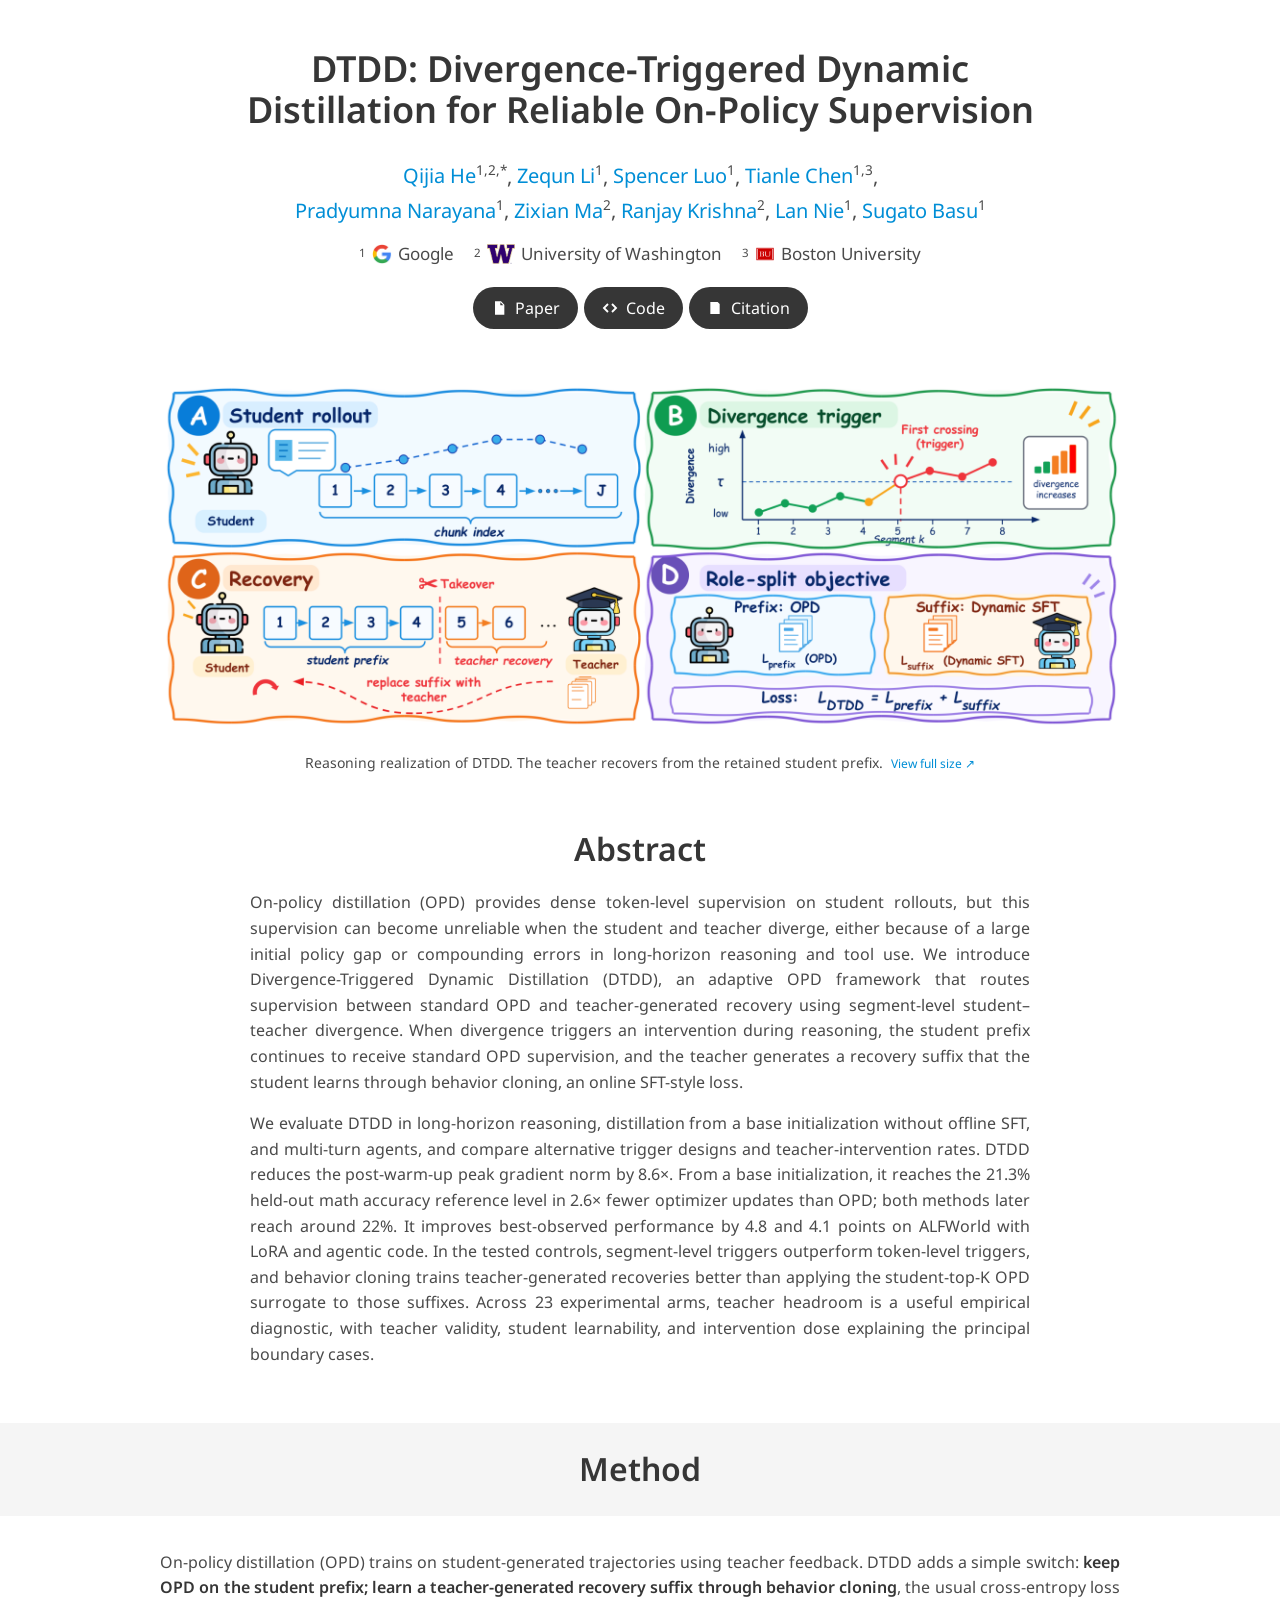
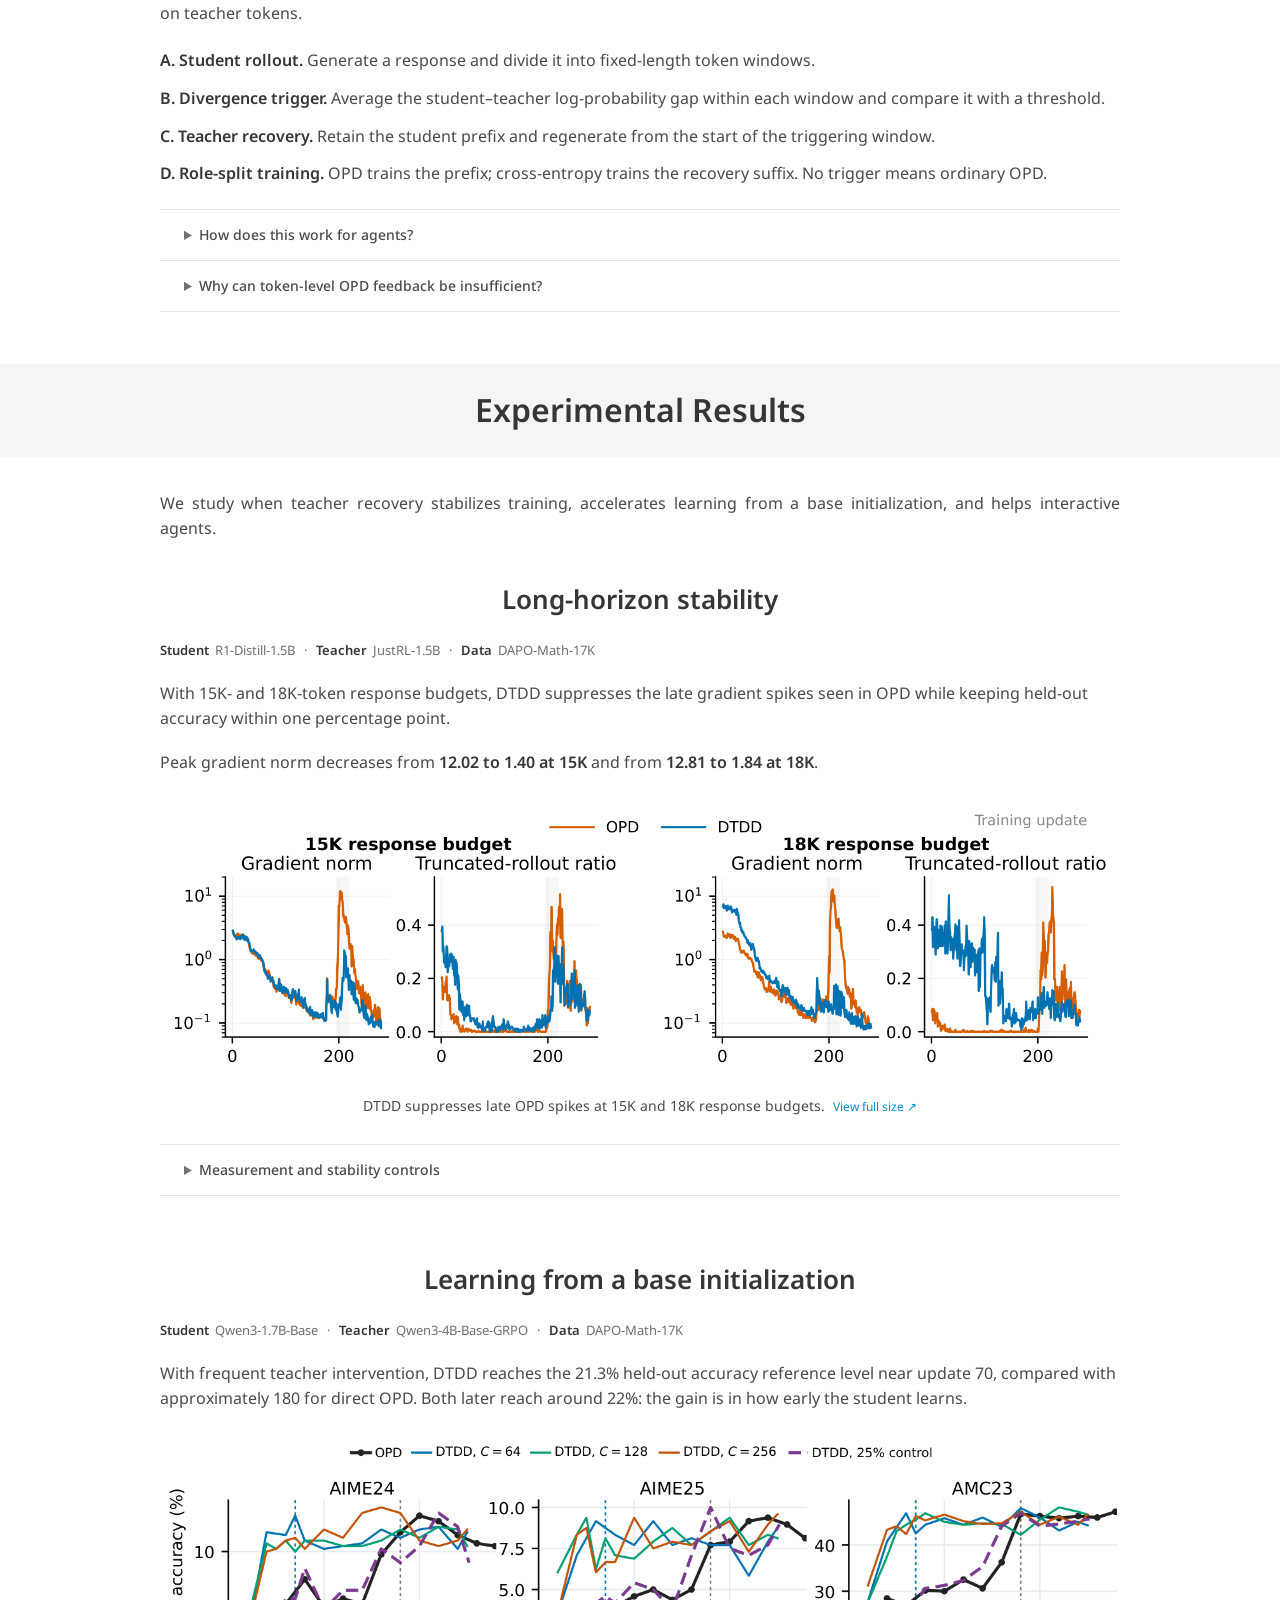
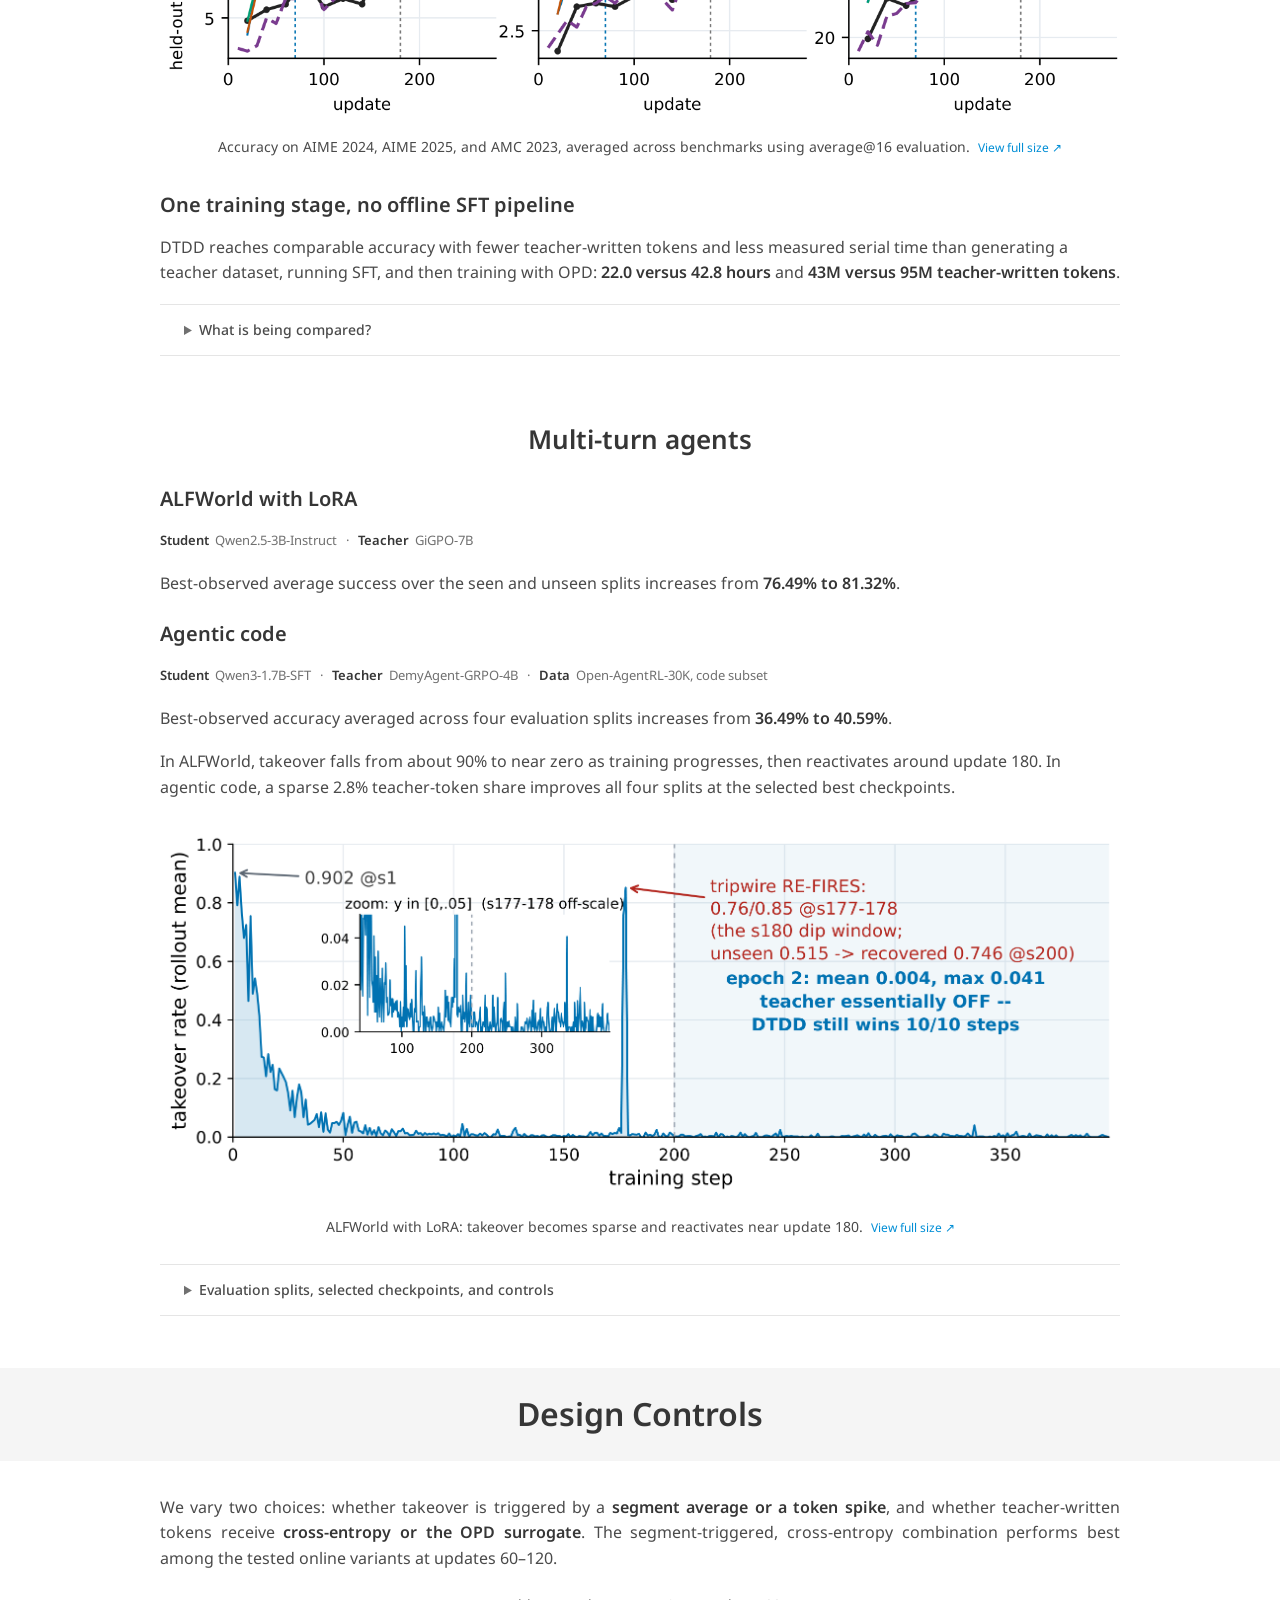
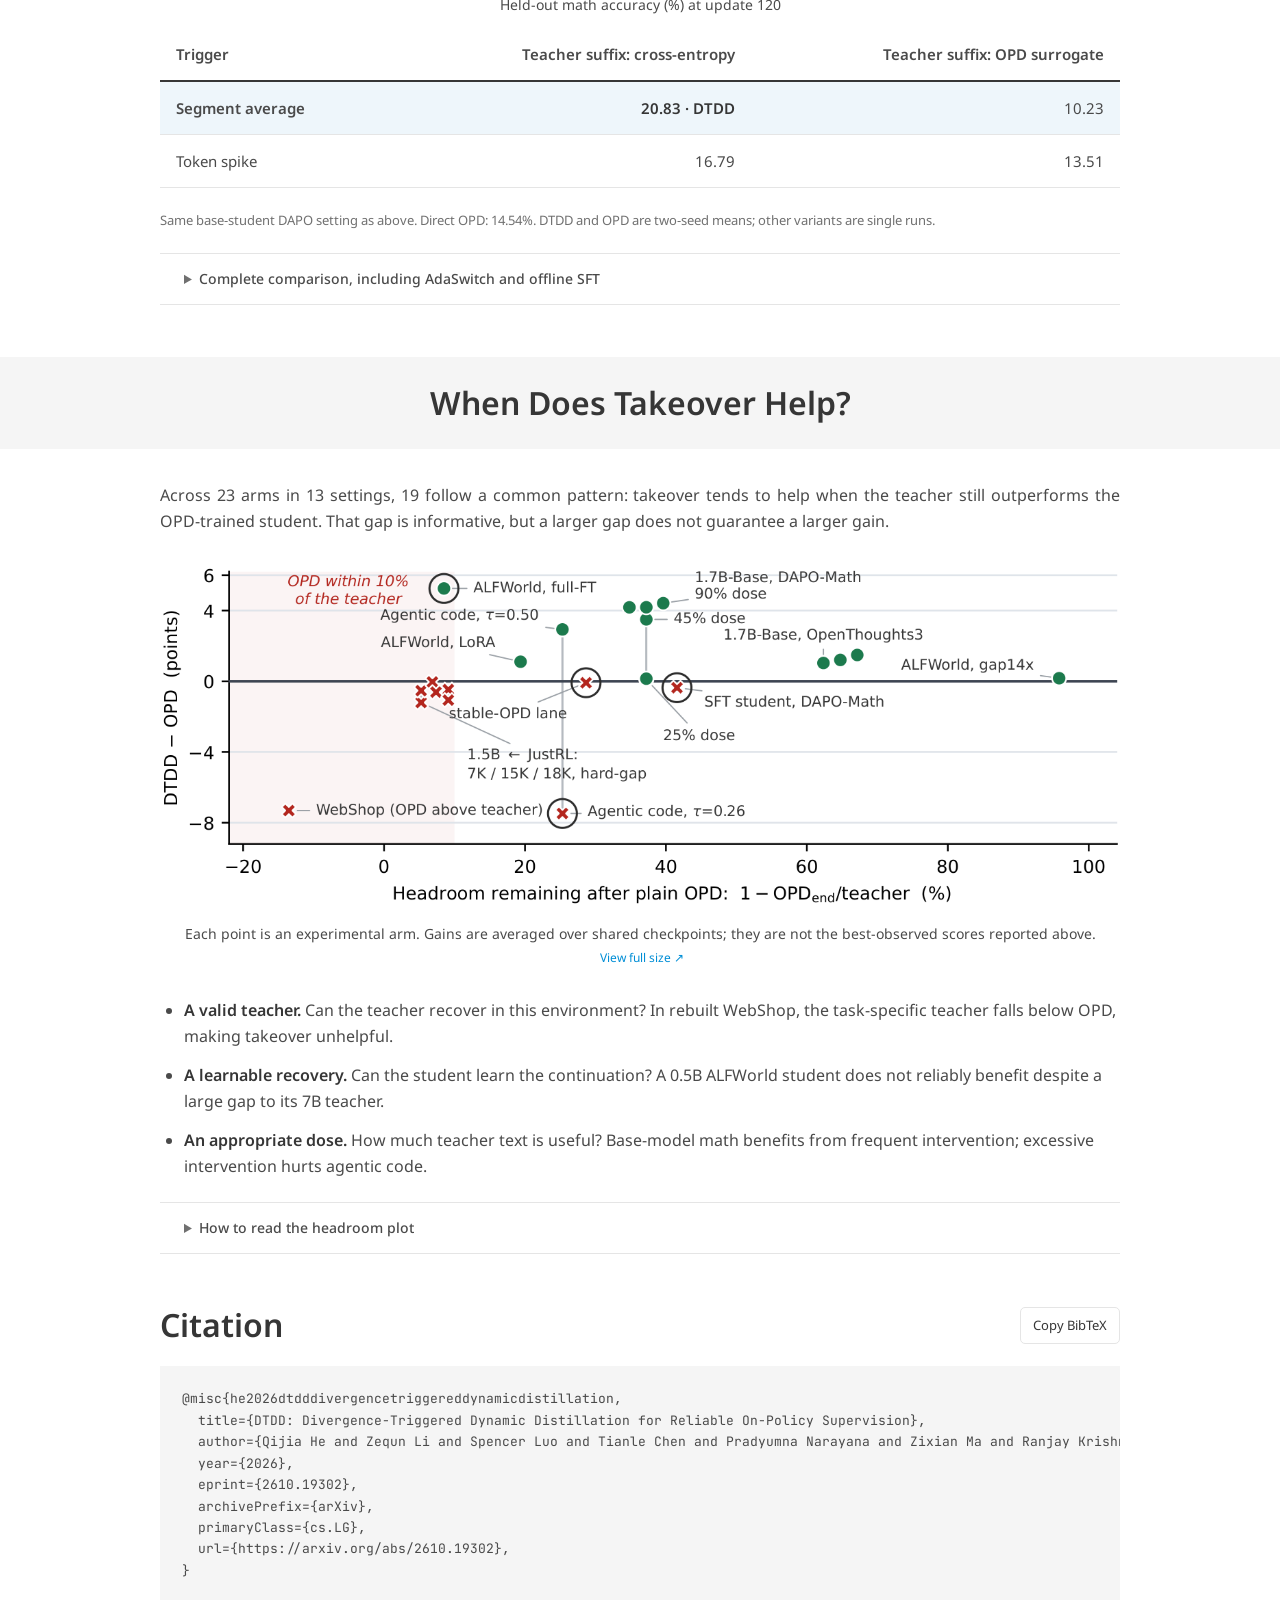
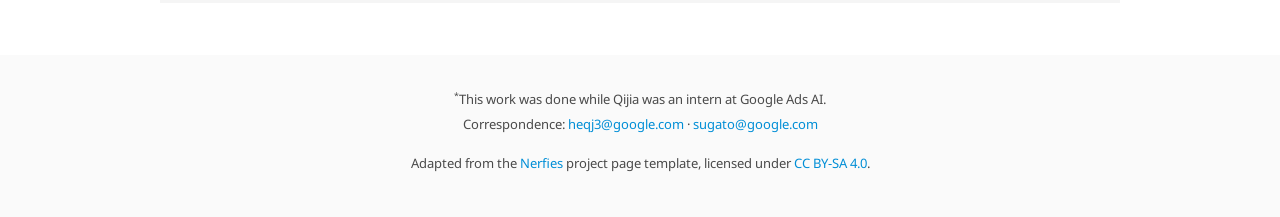
<file: index.html>
<!doctype html>
<html lang="en">
<head>
  <meta charset="utf-8">
  <meta name="viewport" content="width=device-width,initial-scale=1">
  <meta name="color-scheme" content="light">
  <title>DTDD: Divergence-Triggered Dynamic Distillation for Reliable On-Policy Supervision</title>
  <meta name="description" content="DTDD uses segment-level student–teacher divergence to route supervision: OPD on the student prefix, behavior cloning on the teacher recovery suffix.">
  <link rel="canonical" href="https://dtdd-proj.github.io/">
  <meta property="og:type" content="website">
  <meta property="og:url" content="https://dtdd-proj.github.io/">
  <meta property="og:title" content="DTDD: Divergence-Triggered Dynamic Distillation for Reliable On-Policy Supervision">
  <meta property="og:description" content="DTDD uses segment-level student–teacher divergence to route supervision: OPD on the student prefix, behavior cloning on the teacher recovery suffix.">
  <meta property="og:image" content="https://dtdd-proj.github.io/static/images/fig_dtdd_pipeline.png">
  <meta property="og:image:width" content="2000">
  <meta property="og:image:height" content="730">
  <meta property="og:image:alt" content="DTDD: student rollout, divergence trigger, teacher recovery, and role-split training.">
  <meta name="twitter:card" content="summary_large_image">
  <meta name="twitter:title" content="DTDD: Divergence-Triggered Dynamic Distillation for Reliable On-Policy Supervision">
  <meta name="twitter:description" content="DTDD uses segment-level student–teacher divergence to route supervision: OPD on the student prefix, behavior cloning on the teacher recovery suffix.">
  <meta name="twitter:image" content="https://dtdd-proj.github.io/static/images/fig_dtdd_pipeline.png">
  <link rel="icon" href="static/favicon.svg" type="image/svg+xml">
  <link rel="preconnect" href="https://fonts.googleapis.com">
  <link rel="preconnect" href="https://fonts.gstatic.com" crossorigin>
  <link rel="stylesheet" href="https://fonts.googleapis.com/css2?family=Google+Sans:wght@400;500;600;700&family=Noto+Sans:wght@400;500;600;700&family=JetBrains+Mono:wght@400&display=swap">
  <link rel="stylesheet" href="static/site.css">
  <script src="static/site.js" defer></script>
</head>
<body>
<a class="skip-link" href="#method">Skip to the method</a>
<main id="top">
  <header class="hero">
    <h1>DTDD: Divergence-Triggered Dynamic Distillation for Reliable On-Policy Supervision</h1>
    <div class="authors">
      <span><a href="https://qijia-he.github.io/">Qijia He</a><sup>1,2,*</sup></span>,
      <span><a href="https://www.linkedin.com/in/zequn-li-2017/">Zequn Li</a><sup>1</sup></span>,
      <span><span class="author-name">Spencer Luo</span><sup>1</sup></span>,
      <span><a href="https://cs-people.bu.edu/tianle/">Tianle Chen</a><sup>1,3</sup></span>,
      <span><a href="https://scholar.google.com/citations?user=BV2dbjEAAAAJ&amp;hl=en">Pradyumna Narayana</a><sup>1</sup></span>,
      <span><a href="https://zixianma.github.io/">Zixian Ma</a><sup>2</sup></span>,
      <span><a href="https://ranjaykrishna.com/index.html">Ranjay Krishna</a><sup>2</sup></span>,
      <span><a href="https://www.linkedin.com/in/lanie/">Lan Nie</a><sup>1</sup></span>,
      <span><a href="https://sites.google.com/site/sugatobasu/">Sugato Basu</a><sup>1</sup></span>
    </div>
    <div class="affiliations">
      <span><sup>1</sup><img src="static/images/google_g.png" width="330" height="330" alt="">Google</span>
      <span><sup>2</sup><img src="static/images/uw.png" width="330" height="228" alt="">University of Washington</span>
      <span><sup>3</sup><img src="static/images/bu_monogram.png" width="57" height="57" alt="">Boston University</span>
    </div>
    <div class="resources"><a class="button" href="https://arxiv.org/abs/2610.19302"><svg viewBox="0 0 24 24" aria-hidden="true"><path d="M6 2h9l5 5v15H6zM14 3.5V8h4.5"/></svg>Paper</a><a class="button" href="https://github.com/Qijia-He/dtdd"><svg viewBox="0 0 24 24" aria-hidden="true"><path d="M8 5 1 12l7 7 2-2-5-5 5-5zm8 0-2 2 5 5-5 5 2 2 7-7z"/></svg>Code</a><a class="button" href="#bibtex"><svg viewBox="0 0 24 24" aria-hidden="true"><path d="M5 3h11l3 3v15H5zM8 9h8v1.5H8zm0 3h8v1.5H8zm0 3h5v1.5H8z"/></svg>Citation</a></div>
  </header>

  <div class="teaser">
    <figure>
      <div class="figure-scroll" tabindex="0" role="region" aria-label="Reasoning pipeline: a student rollout is split into segments; the first high-divergence segment marks where the teacher regenerates the suffix; the prefix receives OPD and the suffix behavior cloning.">
        <a class="figure-link" href="static/images/fig_dtdd_pipeline.png" data-lightbox aria-label="Enlarge figure: Reasoning pipeline: a student rollout is split into segments; the first high-divergence segment marks where the teacher regenerates the suffix; the prefix receives OPD and the suffix behavior cloning.">
          <img src="static/images/fig_dtdd_pipeline.png" width="2000" height="730" loading="eager" decoding="async" fetchpriority="high" alt="Reasoning pipeline: a student rollout is split into segments; the first high-divergence segment marks where the teacher regenerates the suffix; the prefix receives OPD and the suffix behavior cloning.">
        </a>
      </div>
      <figcaption>Reasoning realization of DTDD. The teacher recovers from the retained student prefix. <a href="static/images/fig_dtdd_pipeline.png" data-lightbox data-alt="Reasoning pipeline: a student rollout is split into segments; the first high-divergence segment marks where the teacher regenerates the suffix; the prefix receives OPD and the suffix behavior cloning." class="enlarge">View full size ↗</a><span class="swipe-hint">Swipe to explore the plot on mobile.</span></figcaption>
    </figure>
  </div>

  <section id="abstract" class="abstract">
    <h2>Abstract</h2>
    <div class="prose">
      <p>On-policy distillation (OPD) provides dense token-level supervision on student rollouts, but this supervision can become unreliable when the student and teacher diverge, either because of a large initial policy gap or compounding errors in long-horizon reasoning and tool use. We introduce Divergence-Triggered Dynamic Distillation (DTDD), an adaptive OPD framework that routes supervision between standard OPD and teacher-generated recovery using segment-level student–teacher divergence. When divergence triggers an intervention during reasoning, the student prefix continues to receive standard OPD supervision, and the teacher generates a recovery suffix that the student learns through behavior cloning, an online SFT-style loss.</p>
      <p>We evaluate DTDD in long-horizon reasoning, distillation from a base initialization without offline SFT, and multi-turn agents, and compare alternative trigger designs and teacher-intervention rates. DTDD reduces the post-warm-up peak gradient norm by 8.6×. From a base initialization, it reaches the 21.3% held-out math accuracy reference level in 2.6× fewer optimizer updates than OPD; both methods later reach around 22%. It improves best-observed performance by 4.8 and 4.1 points on ALFWorld with LoRA and agentic code. In the tested controls, segment-level triggers outperform token-level triggers, and behavior cloning trains teacher-generated recoveries better than applying the student-top-K OPD surrogate to those suffixes. Across 23 experimental arms, teacher headroom is a useful empirical diagnostic, with teacher validity, student learnability, and intervention dose explaining the principal boundary cases.</p>
    </div>
  </section>

  <section id="method">
    <div class="section-heading"><h2>Method</h2></div>
    <p class="section-intro">On-policy distillation (OPD) trains on student-generated trajectories using teacher feedback. DTDD adds a simple switch: <strong>keep OPD on the student prefix; learn a teacher-generated recovery suffix through behavior cloning</strong>, the usual cross-entropy loss on teacher tokens.</p>
    <ol class="steps">
      <li><strong>A. Student rollout.</strong> Generate a response and divide it into fixed-length token windows.</li>
      <li><strong>B. Divergence trigger.</strong> Average the student–teacher log-probability gap within each window and compare it with a threshold.</li>
      <li><strong>C. Teacher recovery.</strong> Retain the student prefix and regenerate from the start of the triggering window.</li>
      <li><strong>D. Role-split training.</strong> OPD trains the prefix; cross-entropy trains the recovery suffix. No trigger means ordinary OPD.</li>
    </ol>
    <details>
      <summary>How does this work for agents?</summary>
      <div class="detail-content prose"><p>A segment becomes a model-generated action. In agentic code, the teacher replaces the triggering action and completes the rest of the episode. In ALFWorld and WebShop, the teacher replaces only that action, and the student resumes at the next turn.</p><p>Agentic code uses behavior cloning on teacher-written tokens. ALFWorld and WebShop retain their existing sampled-token OPD surrogate on replacement actions, giving imitation weighted by the student–teacher log-probability gap.</p></div>
    </details>
    <details class="motivation">
      <summary>Why can token-level OPD feedback be insufficient?</summary>
      <div class="detail-content prose"><p>A base student may need coherent demonstrations to acquire a compatible reasoning pattern. Long reasoning can become unstable, and an incorrect tool call can change all later observations. Local teacher feedback on the resulting trajectory may no longer be enough to show the student how to recover.</p><figure>
      <div class="figure-scroll" tabindex="0" role="region" aria-label="Illustrations of slow learning from a base student, late instability under long response budgets, and error propagation after a wrong tool call.">
        <a class="figure-link" href="static/images/fig_opd_failure_cases.png" data-lightbox aria-label="Enlarge figure: Illustrations of slow learning from a base student, late instability under long response budgets, and error propagation after a wrong tool call.">
          <img src="static/images/fig_opd_failure_cases.png" width="2000" height="730" loading="lazy" decoding="async" alt="Illustrations of slow learning from a base student, late instability under long response budgets, and error propagation after a wrong tool call.">
        </a>
      </div>
      <figcaption>Examples motivating teacher recovery: a large initial policy gap, long reasoning trajectories, and errors that propagate through tool use. <a href="static/images/fig_opd_failure_cases.png" data-lightbox data-alt="Illustrations of slow learning from a base student, late instability under long response budgets, and error propagation after a wrong tool call." class="enlarge">View full size ↗</a><span class="swipe-hint">Swipe to explore the plot on mobile.</span></figcaption>
    </figure></div>
    </details>
  </section>

  <section id="results">
    <div class="section-heading"><h2>Experimental Results</h2></div>
    <p class="section-intro">We study when teacher recovery stabilizes training, accelerates learning from a base initialization, and helps interactive agents.</p>

    <article id="stability" class="result">
      <h3>Long-horizon stability</h3>
      <p class="setting"><b>Student</b> R1-Distill-1.5B <span>·</span> <b>Teacher</b> JustRL-1.5B <span>·</span> <b>Data</b> DAPO-Math-17K</p>
      <p>With 15K- and 18K-token response budgets, DTDD suppresses the late gradient spikes seen in OPD while keeping held-out accuracy within one percentage point.</p>
      <p>Peak gradient norm decreases from <strong>12.02 to 1.40 at 15K</strong> and from <strong>12.81 to 1.84 at 18K</strong>.</p>
      <figure>
      <div class="figure-scroll" tabindex="0" role="region" aria-label="OPD and DTDD gradient norm and truncated-rollout ratio over training, grouped by 15K and 18K response budgets.">
        <a class="figure-link" href="static/images/stability_main.png" data-lightbox aria-label="Enlarge figure: OPD and DTDD gradient norm and truncated-rollout ratio over training, grouped by 15K and 18K response budgets.">
          <img src="static/images/stability_main.png" width="1623" height="470" loading="lazy" decoding="async" alt="OPD and DTDD gradient norm and truncated-rollout ratio over training, grouped by 15K and 18K response budgets.">
        </a>
      </div>
      <figcaption>DTDD suppresses late OPD spikes at 15K and 18K response budgets. <a href="static/images/stability_main.png" data-lightbox data-alt="OPD and DTDD gradient norm and truncated-rollout ratio over training, grouped by 15K and 18K response budgets." class="enlarge">View full size ↗</a><span class="swipe-hint">Swipe to explore the plot on mobile.</span></figcaption>
    </figure>
      <details><summary>Measurement and stability controls</summary><div class="detail-content prose"><p>The full model names are DeepSeek-R1-Distill-Qwen-1.5B and JustRL-DeepSeek-1.5B. Peak gradient norms are measured from update 51 onward, after the initial optimization transient. The 7K response-budget setting serves as a stable OPD control.</p><p>Clipping the per-token OPD signal to [−1, 1] also stabilizes these runs. This control shows that teacher recovery is one way to suppress the late optimization event; it is not required for stability alone.</p></div></details>
    </article>

    <article id="efficiency" class="result">
      <h3>Learning from a base initialization</h3>
      <p class="setting"><b>Student</b> Qwen3-1.7B-Base <span>·</span> <b>Teacher</b> Qwen3-4B-Base-GRPO <span>·</span> <b>Data</b> DAPO-Math-17K</p>
      <p>With frequent teacher intervention, DTDD reaches the 21.3% held-out accuracy reference level near update 70, compared with approximately 180 for direct OPD. Both later reach around 22%: the gain is in how early the student learns.</p>
      <figure>
      <div class="figure-scroll" tabindex="0" role="region" aria-label="Held-out math accuracy over training for OPD and DTDD at different window sizes and intervention levels.">
        <a class="figure-link" href="static/images/base_efficiency_main.png" data-lightbox aria-label="Enlarge figure: Held-out math accuracy over training for OPD and DTDD at different window sizes and intervention levels.">
          <img src="static/images/base_efficiency_main.png" width="1510" height="444" loading="lazy" decoding="async" alt="Held-out math accuracy over training for OPD and DTDD at different window sizes and intervention levels.">
        </a>
      </div>
      <figcaption>Accuracy on AIME 2024, AIME 2025, and AMC 2023, averaged across benchmarks using average@16 evaluation. <a href="static/images/base_efficiency_main.png" data-lightbox data-alt="Held-out math accuracy over training for OPD and DTDD at different window sizes and intervention levels." class="enlarge">View full size ↗</a><span class="swipe-hint">Swipe to explore the plot on mobile.</span></figcaption>
    </figure>
      <h4>One training stage, no offline SFT pipeline</h4>
      <p>DTDD reaches comparable accuracy with fewer teacher-written tokens and less measured serial time than generating a teacher dataset, running SFT, and then training with OPD: <strong>22.0 versus 42.8 hours</strong> and <strong>43M versus 95M teacher-written tokens</strong>.</p>
      <details><summary>What is being compared?</summary><div class="detail-content prose"><p>The 2.6× comparison counts optimizer updates against direct OPD, not elapsed time. The serial-time comparison is a separate run: DTDD reaches 21.34% at update 80 in 22.0 hours; the offline SFT-then-OPD pipeline reaches 21.55% at update 20 in approximately 42.8 hours, including data generation, SFT, checkpoint merging, and OPD.</p><p>The offline stages use A40 and A100 GPUs; this DTDD run uses four L40S GPUs. These are measured pipeline times, not hardware-normalized compute savings: the corresponding totals are approximately 66 and 88 GPU-hours. The 95M and 43M figures count teacher-written tokens, not teacher scoring of student tokens.</p><p>The figure compares different token-window sizes and intervention controllers. Its fixed-threshold control starts around 25% takeover and adapts thereafter; it is not a constant 25% rate. The reasoning implementation generates the full student response before choosing the teacher recovery boundary, so takeover does not save student rollout computation.</p></div></details>
    </article>

    <article id="agents" class="result">
      <h3>Multi-turn agents</h3>
      <h4>ALFWorld with LoRA</h4>
      <p class="setting"><b>Student</b> Qwen2.5-3B-Instruct <span>·</span> <b>Teacher</b> GiGPO-7B</p>
      <p>Best-observed average success over the seen and unseen splits increases from <strong>76.49% to 81.32%</strong>.</p>
      <h4>Agentic code</h4>
      <p class="setting"><b>Student</b> Qwen3-1.7B-SFT <span>·</span> <b>Teacher</b> DemyAgent-GRPO-4B <span>·</span> <b>Data</b> Open-AgentRL-30K, code subset</p>
      <p>Best-observed accuracy averaged across four evaluation splits increases from <strong>36.49% to 40.59%</strong>.</p>
      <p>In ALFWorld, takeover falls from about 90% to near zero as training progresses, then reactivates around update 180. In agentic code, a sparse 2.8% teacher-token share improves all four splits at the selected best checkpoints.</p>
      <figure>
      <div class="figure-scroll" tabindex="0" role="region" aria-label="ALFWorld LoRA takeover dynamics: intervention declines as training progresses and rises again around update 180.">
        <a class="figure-link" href="static/images/alfworld_takeover.png" data-lightbox aria-label="Enlarge figure: ALFWorld LoRA takeover dynamics: intervention declines as training progresses and rises again around update 180.">
          <img src="static/images/alfworld_takeover.png" width="1943" height="755" loading="lazy" decoding="async" alt="ALFWorld LoRA takeover dynamics: intervention declines as training progresses and rises again around update 180.">
        </a>
      </div>
      <figcaption>ALFWorld with LoRA: takeover becomes sparse and reactivates near update 180. <a href="static/images/alfworld_takeover.png" data-lightbox data-alt="ALFWorld LoRA takeover dynamics: intervention declines as training progresses and rises again around update 180." class="enlarge">View full size ↗</a><span class="swipe-hint">Swipe to explore the plot on mobile.</span></figcaption>
    </figure>
      <details><summary>Evaluation splits, selected checkpoints, and controls</summary><div class="detail-content prose"><p>Best-observed results select one checkpoint per method by the average across complete evaluations. ALFWorld uses updates 280 and 140 for OPD and DTDD; code uses updates 80 and 60. Code averages HO-200 full, HO-200 subset, LiveCodeBench v1, and LiveCodeBench v6.</p><p>At the last shared ALFWorld checkpoint (400), success is 70.06% for OPD and 77.59% for DTDD. Under full fine-tuning, the best-observed gain is smaller: +0.34 percentage point, compared with +4.83 with LoRA.</p><p>At the last shared code checkpoint (130), the four-split average is 33.93% for OPD and 34.96% for DTDD. The two LiveCodeBench splits average 42.26% and 38.43%, respectively; the held-out code splits average 25.60% and 31.50%. The best-observed and endpoint views therefore answer different questions about training.</p></div></details>
    </article>
  </section>

  <section id="design">
    <div class="section-heading"><h2>Design Controls</h2></div>
    <p class="section-intro">We vary two choices: whether takeover is triggered by a <strong>segment average or a token spike</strong>, and whether teacher-written tokens receive <strong>cross-entropy or the OPD surrogate</strong>. The segment-triggered, cross-entropy combination performs best among the tested online variants at updates 60–120.</p>
    <div class="table-scroll" role="region" aria-label="Trigger and loss controls at update 120" tabindex="0">
      <table class="factorial"><caption>Held-out math accuracy (%) at update 120</caption><thead><tr><th scope="col">Trigger</th><th scope="col">Teacher suffix: cross-entropy</th><th scope="col">Teacher suffix: OPD surrogate</th></tr></thead><tbody><tr class="ours"><th scope="row">Segment average</th><td><strong>20.83 · DTDD</strong></td><td>10.23</td></tr><tr><th scope="row">Token spike</th><td>16.79</td><td>13.51</td></tr></tbody></table>
    </div>
    <p class="table-note">Same base-student DAPO setting as above. Direct OPD: 14.54%. DTDD and OPD are two-seed means; other variants are single runs.</p>
    <details><summary>Complete comparison, including AdaSwitch and offline SFT</summary><div class="detail-content prose">
      <div class="table-scroll" role="region" aria-label="Complete design-control results" tabindex="0"><table><caption>Average@16 (%) over AIME 2024, AIME 2025, and AMC 2023</caption><thead><tr><th scope="col">Trigger / method</th><th scope="col">Suffix loss</th><th scope="col">Step 60</th><th scope="col">80</th><th scope="col">100</th><th scope="col">120</th><th scope="col">Teacher tokens / update</th></tr></thead><tbody>
        <tr><th scope="row">OPD</th><td>—</td><td>12.14</td><td>14.00</td><td>13.15</td><td>14.54</td><td>0</td></tr>
        <tr class="ours"><th scope="row">DTDD (segment)</th><td>Cross-entropy</td><td>20.32</td><td>21.47</td><td>21.08</td><td>20.83</td><td>0.52M</td></tr>
        <tr><th scope="row">Token spike</th><td>OPD surrogate</td><td>12.47</td><td>12.14</td><td>12.81</td><td>13.51</td><td>0.40M</td></tr>
        <tr><th scope="row">Token spike</th><td>Cross-entropy</td><td>13.19</td><td>13.07</td><td>13.26</td><td>16.79</td><td>0.43M</td></tr>
        <tr><th scope="row">Segment</th><td>OPD surrogate</td><td>5.78</td><td>7.80</td><td>8.04</td><td>10.23</td><td>0.67M</td></tr>
        <tr><th scope="row">AdaSwitch (relative 3×)</th><td>OPD surrogate</td><td>18.16</td><td>19.57</td><td>18.68</td><td>19.95</td><td>0.86M</td></tr>
        <tr class="group-start"><th scope="row">Offline SFT then OPD</th><td>—</td><td>20.63</td><td>22.81</td><td>22.45</td><td>22.03</td><td>0 online</td></tr>
      </tbody></table></div>
      <p class="table-note">OPD and DTDD are two-seed means; other rows are single runs. Teacher tokens count generated continuation tokens. Offline SFT uses an additional 95M teacher-written tokens before OPD.</p>
      <p>Cross-entropy is behavior cloning on the actual teacher-written token. The OPD-surrogate controls instead use the student-top-K distillation surrogate on both the student prefix and teacher suffix. This changes the target support as well as the loss, so the result concerns this specific surrogate rather than all forms of distribution matching.</p>
      <p>The token-spike controls use a history-normalized spike score. AdaSwitch is a separate reproduction: its token-level trigger fires when divergence exceeds three times the preceding ten-token mean. It comes closest to DTDD in this comparison and uses approximately 1.7× as many teacher-written tokens per update.</p>
    </div></details>
  </section>

  <section id="headroom">
    <div class="section-heading"><h2>When Does Takeover Help?</h2></div>
    <p class="section-intro">Across 23 arms in 13 settings, 19 follow a common pattern: takeover tends to help when the teacher still outperforms the OPD-trained student. That gap is informative, but a larger gap does not guarantee a larger gain.</p>
    <figure>
      <div class="figure-scroll" tabindex="0" role="region" aria-label="Average DTDD minus OPD performance versus OPD-to-teacher headroom across 23 experimental arms, with boundary cases highlighted.">
        <a class="figure-link" href="static/images/headroom_gate.png" data-lightbox aria-label="Enlarge figure: Average DTDD minus OPD performance versus OPD-to-teacher headroom across 23 experimental arms, with boundary cases highlighted.">
          <img src="static/images/headroom_gate.png" width="1401" height="500" loading="lazy" decoding="async" alt="Average DTDD minus OPD performance versus OPD-to-teacher headroom across 23 experimental arms, with boundary cases highlighted.">
        </a>
      </div>
      <figcaption>Each point is an experimental arm. Gains are averaged over shared checkpoints; they are not the best-observed scores reported above. <a href="static/images/headroom_gate.png" data-lightbox data-alt="Average DTDD minus OPD performance versus OPD-to-teacher headroom across 23 experimental arms, with boundary cases highlighted." class="enlarge">View full size ↗</a><span class="swipe-hint">Swipe to explore the plot on mobile.</span></figcaption>
    </figure>
    <ul class="conditions">
      <li><strong>A valid teacher.</strong> Can the teacher recover in this environment? In rebuilt WebShop, the task-specific teacher falls below OPD, making takeover unhelpful.</li>
      <li><strong>A learnable recovery.</strong> Can the student learn the continuation? A 0.5B ALFWorld student does not reliably benefit despite a large gap to its 7B teacher.</li>
      <li><strong>An appropriate dose.</strong> How much teacher text is useful? Base-model math benefits from frequent intervention; excessive intervention hurts agentic code.</li>
    </ul>
    <details><summary>How to read the headroom plot</summary><div class="detail-content prose"><p>The horizontal axis is normalized teacher headroom, 1 − (OPD endpoint performance / teacher performance). The vertical axis is the DTDD-minus-OPD difference averaged over shared checkpoints. This is a retrospective empirical diagnostic, not a calibrated rule for choosing a threshold or predicting gains.</p><p>The central mechanism is online routing: segment-level divergence determines where teacher recovery enters training. In the base-student experiments, early accuracy gains come from sufficient coherent teacher supervision.</p></div></details>
  </section>

  <section id="bibtex">
    <div class="citation-heading"><h2>Citation</h2><button class="copy" id="copybib" type="button">Copy BibTeX</button></div>
    <span id="copy-status" class="sr-only" aria-live="polite"></span>
    <pre id="bib">@misc{he2026dtdddivergencetriggereddynamicdistillation,
  title={DTDD: Divergence-Triggered Dynamic Distillation for Reliable On-Policy Supervision},
  author={Qijia He and Zequn Li and Spencer Luo and Tianle Chen and Pradyumna Narayana and Zixian Ma and Ranjay Krishna and Lan Nie and Sugato Basu},
  year={2026},
  eprint={2610.19302},
  archivePrefix={arXiv},
  primaryClass={cs.LG},
  url={https://arxiv.org/abs/2610.19302},
}</pre>
  </section>
  <footer>
    <p><sup>*</sup>This work was done while Qijia was an intern at Google Ads AI.</p>
    <p>Correspondence: <a href="mailto:heqj3@google.com">heqj3@google.com</a> · <a href="mailto:sugato@google.com">sugato@google.com</a></p>
    <p class="attribution">Adapted from the <a href="https://nerfies.github.io/">Nerfies</a> project page template, licensed under <a href="https://creativecommons.org/licenses/by-sa/4.0/">CC BY-SA 4.0</a>.</p>
  </footer>
</main>
<dialog id="figure-viewer" aria-labelledby="viewer-title">
  <div class="viewer-toolbar"><h2 id="viewer-title">Figure</h2><div><button type="button" id="zoom-figure" aria-pressed="false">Zoom in</button><a id="original-figure" target="_blank" rel="noopener">Open original ↗</a><button type="button" id="close-viewer" aria-label="Close figure viewer" autofocus>Close ×</button></div></div>
  <div class="viewer-canvas" tabindex="0" role="region" aria-label="Enlarged figure; scroll to pan when zoomed"><img id="viewer-image" alt=""></div>
  <p id="viewer-description"></p>
</dialog>
</body>
</html>
</file>
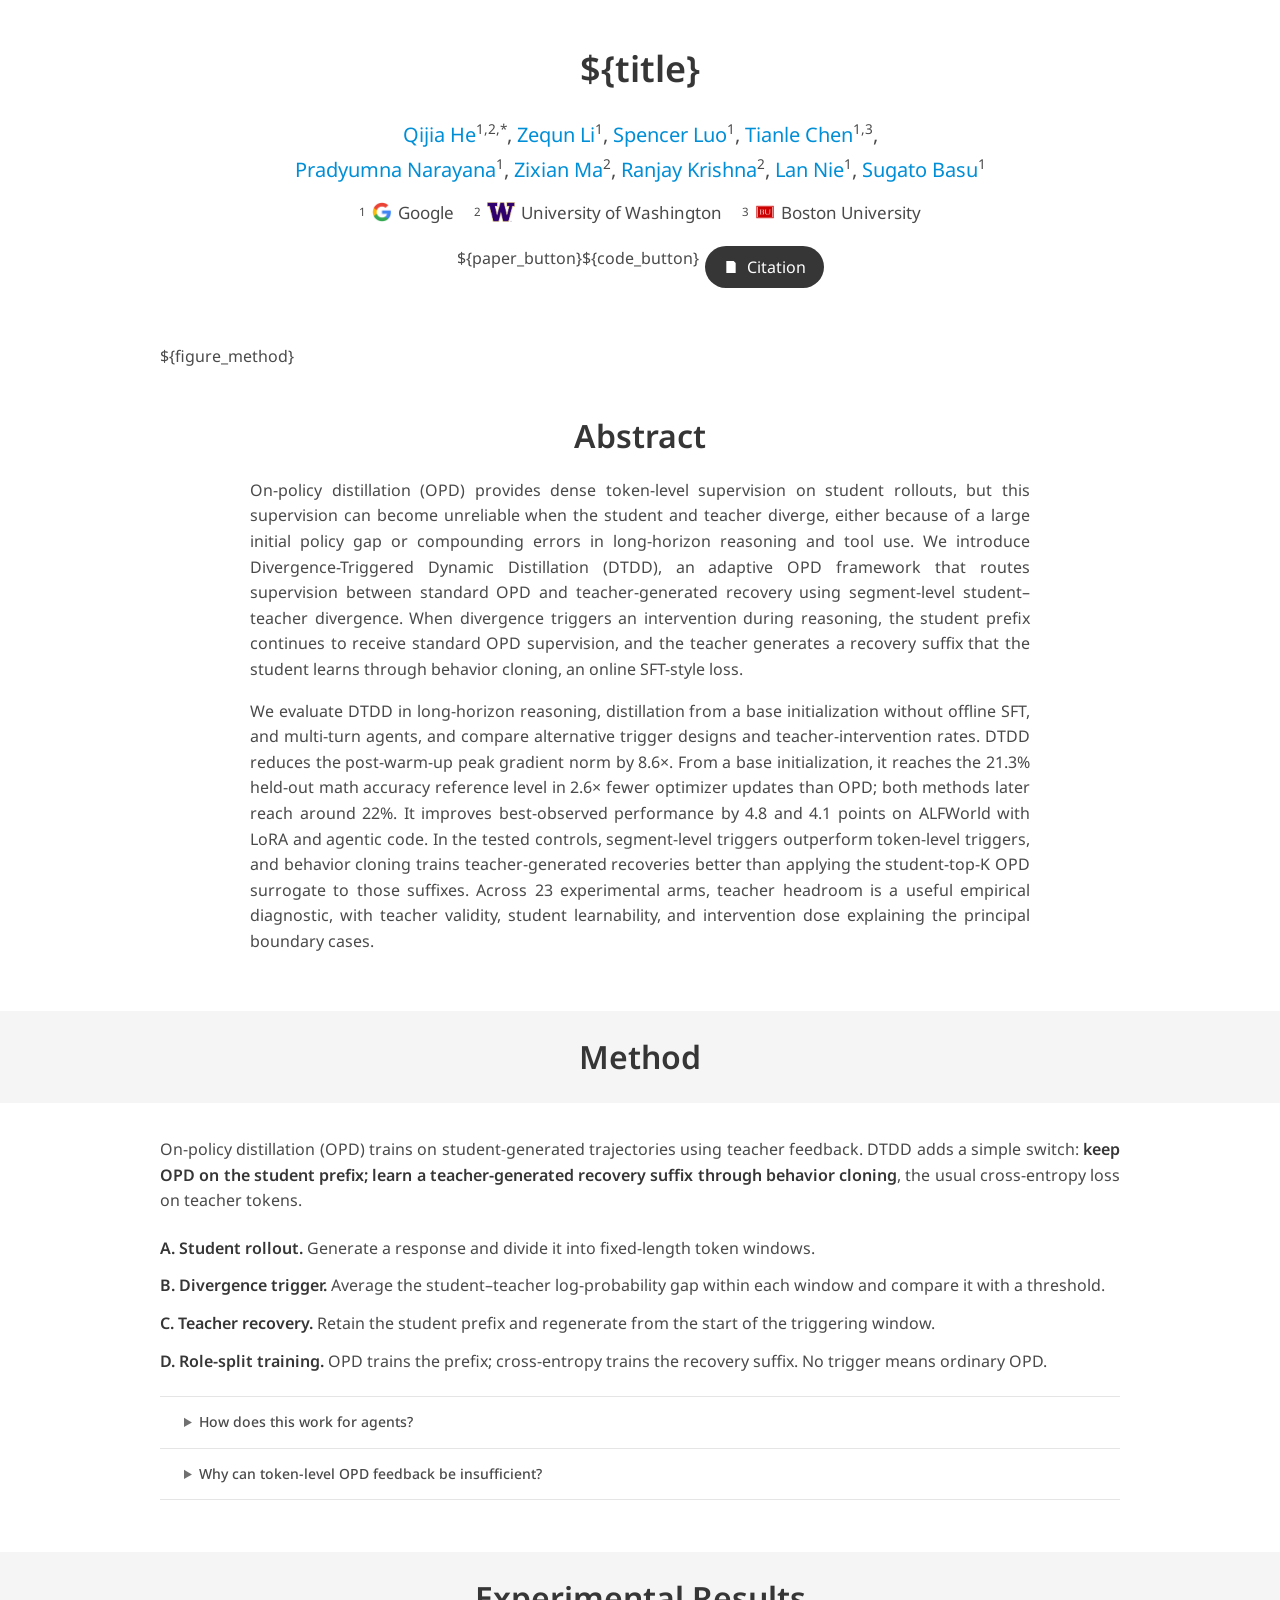
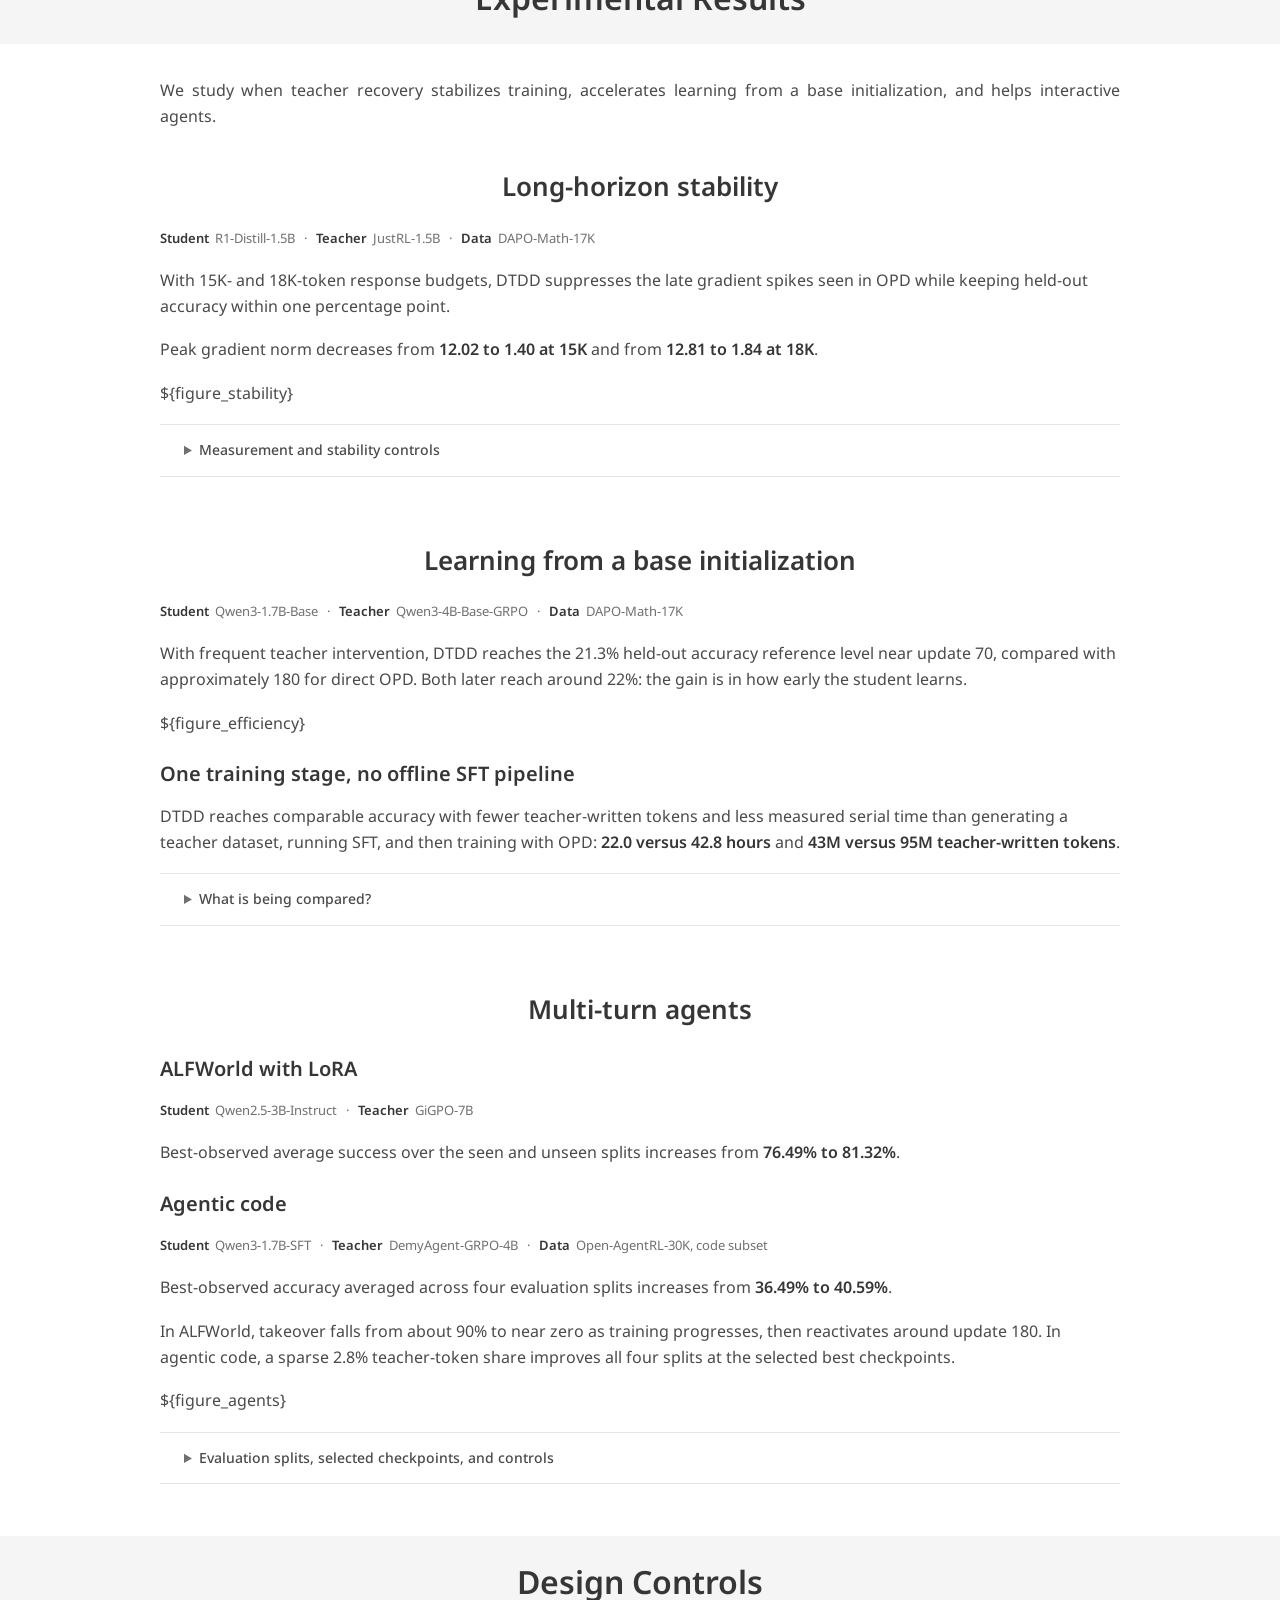
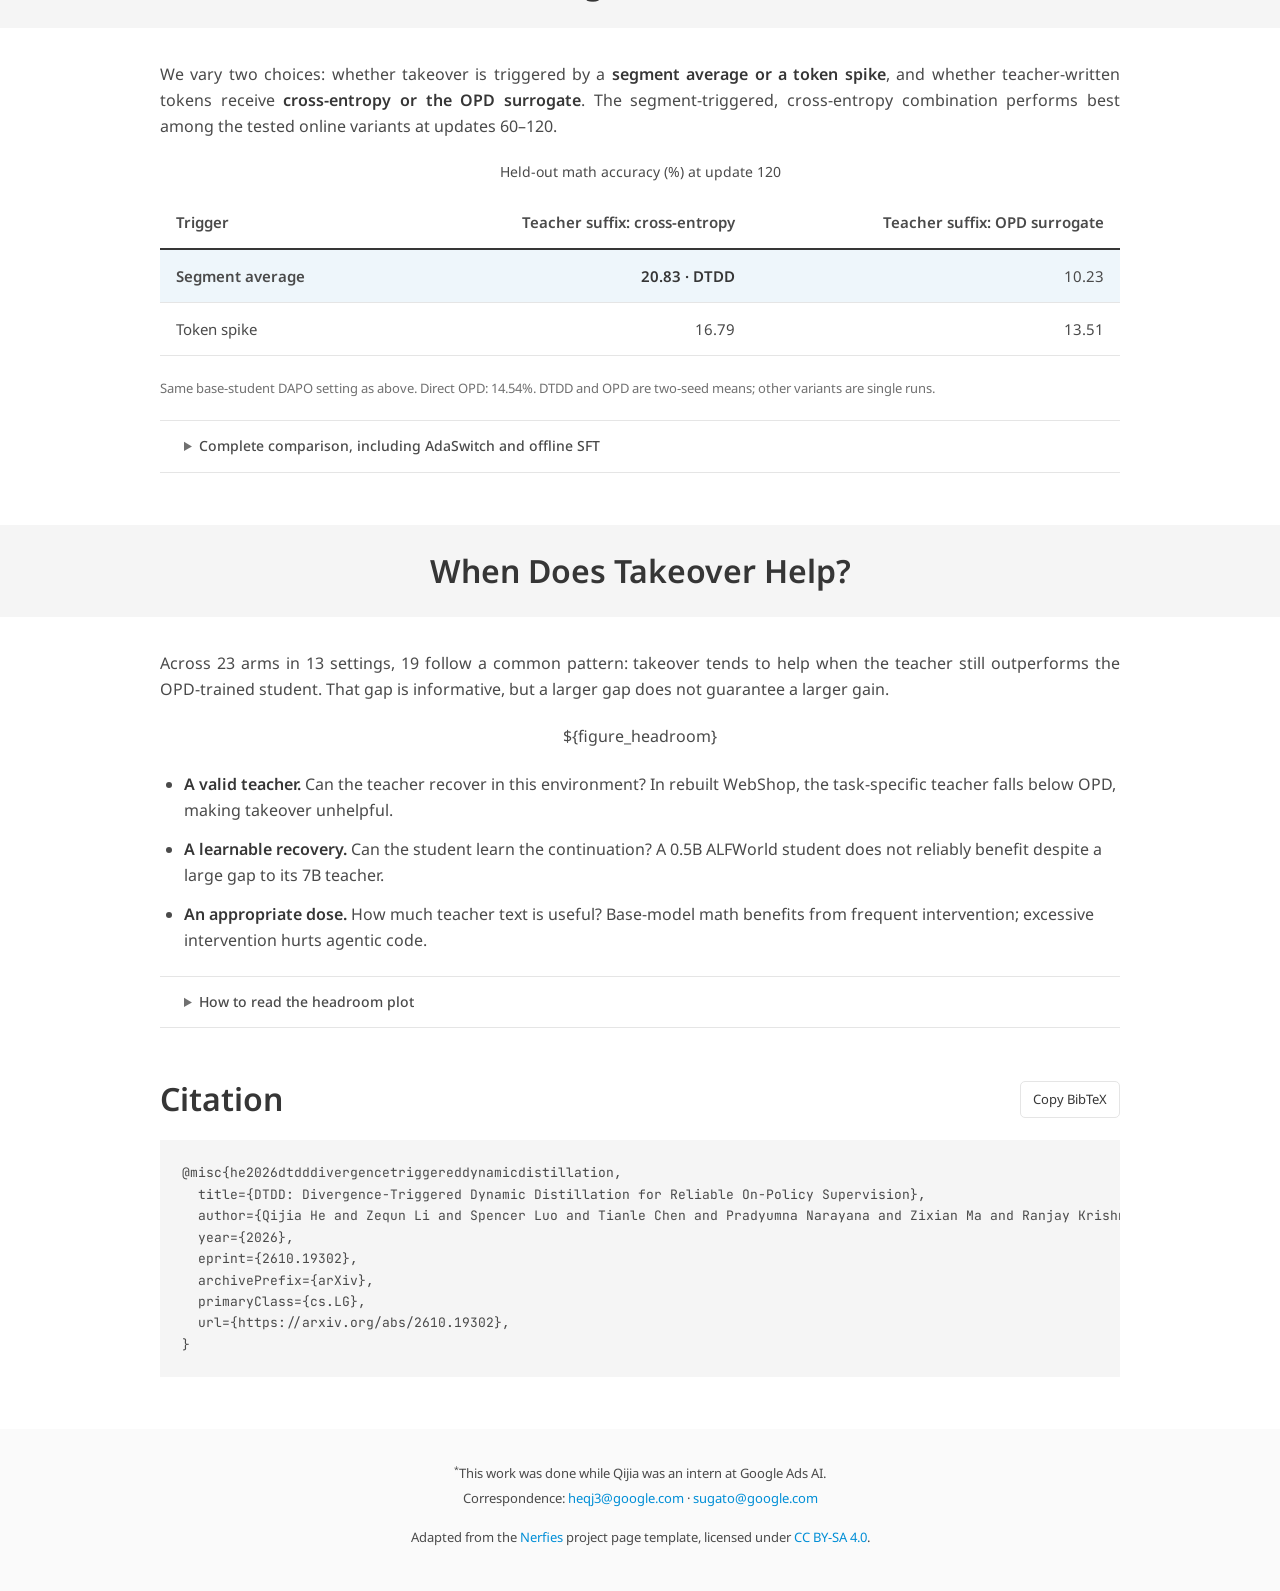
<file: page.html>
<!doctype html>
<html lang="en">
<head>
  <meta charset="utf-8">
  <meta name="viewport" content="width=device-width,initial-scale=1">
  <meta name="color-scheme" content="light">
  <title>${title}</title>
  <meta name="description" content="${description}">
  <link rel="canonical" href="${site_url}">
  <meta property="og:type" content="website">
  <meta property="og:url" content="${site_url}">
  <meta property="og:title" content="${title}">
  <meta property="og:description" content="${description}">
  <meta property="og:image" content="${site_url}static/images/fig_dtdd_pipeline.png">
  <meta property="og:image:width" content="2000">
  <meta property="og:image:height" content="730">
  <meta property="og:image:alt" content="DTDD: student rollout, divergence trigger, teacher recovery, and role-split training.">
  <meta name="twitter:card" content="summary_large_image">
  <meta name="twitter:title" content="${title}">
  <meta name="twitter:description" content="${description}">
  <meta name="twitter:image" content="${site_url}static/images/fig_dtdd_pipeline.png">
  <link rel="icon" href="static/favicon.svg" type="image/svg+xml">
  <link rel="preconnect" href="https://fonts.googleapis.com">
  <link rel="preconnect" href="https://fonts.gstatic.com" crossorigin>
  <link rel="stylesheet" href="https://fonts.googleapis.com/css2?family=Google+Sans:wght@400;500;600;700&family=Noto+Sans:wght@400;500;600;700&family=JetBrains+Mono:wght@400&display=swap">
  <link rel="stylesheet" href="static/site.css">
  <script src="static/site.js" defer></script>
</head>
<body>
<a class="skip-link" href="#method">Skip to the method</a>
<main id="top">
  <header class="hero">
    <h1>${title}</h1>
    <div class="authors">
      <span><a href="https://qijia-he.github.io/">Qijia He</a><sup>1,2,*</sup></span>,
      <span><a href="https://www.linkedin.com/in/zequn-li-2017/">Zequn Li</a><sup>1</sup></span>,
      <span><span class="author-name">Spencer Luo</span><sup>1</sup></span>,
      <span><a href="https://cs-people.bu.edu/tianle/">Tianle Chen</a><sup>1,3</sup></span>,
      <span><a href="https://scholar.google.com/citations?user=BV2dbjEAAAAJ&amp;hl=en">Pradyumna Narayana</a><sup>1</sup></span>,
      <span><a href="https://zixianma.github.io/">Zixian Ma</a><sup>2</sup></span>,
      <span><a href="https://ranjaykrishna.com/index.html">Ranjay Krishna</a><sup>2</sup></span>,
      <span><a href="https://www.linkedin.com/in/lanie/">Lan Nie</a><sup>1</sup></span>,
      <span><a href="https://sites.google.com/site/sugatobasu/">Sugato Basu</a><sup>1</sup></span>
    </div>
    <div class="affiliations">
      <span><sup>1</sup><img src="static/images/google_g.png" width="330" height="330" alt="">Google</span>
      <span><sup>2</sup><img src="static/images/uw.png" width="330" height="228" alt="">University of Washington</span>
      <span><sup>3</sup><img src="static/images/bu_monogram.png" width="57" height="57" alt="">Boston University</span>
    </div>
    <div class="resources">${paper_button}${code_button}<a class="button" href="#bibtex"><svg viewBox="0 0 24 24" aria-hidden="true"><path d="M5 3h11l3 3v15H5zM8 9h8v1.5H8zm0 3h8v1.5H8zm0 3h5v1.5H8z"/></svg>Citation</a></div>
  </header>

  <div class="teaser">
    ${figure_method}
  </div>

  <section id="abstract" class="abstract">
    <h2>Abstract</h2>
    <div class="prose">
      <p>On-policy distillation (OPD) provides dense token-level supervision on student rollouts, but this supervision can become unreliable when the student and teacher diverge, either because of a large initial policy gap or compounding errors in long-horizon reasoning and tool use. We introduce Divergence-Triggered Dynamic Distillation (DTDD), an adaptive OPD framework that routes supervision between standard OPD and teacher-generated recovery using segment-level student–teacher divergence. When divergence triggers an intervention during reasoning, the student prefix continues to receive standard OPD supervision, and the teacher generates a recovery suffix that the student learns through behavior cloning, an online SFT-style loss.</p>
      <p>We evaluate DTDD in long-horizon reasoning, distillation from a base initialization without offline SFT, and multi-turn agents, and compare alternative trigger designs and teacher-intervention rates. DTDD reduces the post-warm-up peak gradient norm by 8.6×. From a base initialization, it reaches the 21.3% held-out math accuracy reference level in 2.6× fewer optimizer updates than OPD; both methods later reach around 22%. It improves best-observed performance by 4.8 and 4.1 points on ALFWorld with LoRA and agentic code. In the tested controls, segment-level triggers outperform token-level triggers, and behavior cloning trains teacher-generated recoveries better than applying the student-top-K OPD surrogate to those suffixes. Across 23 experimental arms, teacher headroom is a useful empirical diagnostic, with teacher validity, student learnability, and intervention dose explaining the principal boundary cases.</p>
    </div>
  </section>

  <section id="method">
    <div class="section-heading"><h2>Method</h2></div>
    <p class="section-intro">On-policy distillation (OPD) trains on student-generated trajectories using teacher feedback. DTDD adds a simple switch: <strong>keep OPD on the student prefix; learn a teacher-generated recovery suffix through behavior cloning</strong>, the usual cross-entropy loss on teacher tokens.</p>
    <ol class="steps">
      <li><strong>A. Student rollout.</strong> Generate a response and divide it into fixed-length token windows.</li>
      <li><strong>B. Divergence trigger.</strong> Average the student–teacher log-probability gap within each window and compare it with a threshold.</li>
      <li><strong>C. Teacher recovery.</strong> Retain the student prefix and regenerate from the start of the triggering window.</li>
      <li><strong>D. Role-split training.</strong> OPD trains the prefix; cross-entropy trains the recovery suffix. No trigger means ordinary OPD.</li>
    </ol>
    <details>
      <summary>How does this work for agents?</summary>
      <div class="detail-content prose"><p>A segment becomes a model-generated action. In agentic code, the teacher replaces the triggering action and completes the rest of the episode. In ALFWorld and WebShop, the teacher replaces only that action, and the student resumes at the next turn.</p><p>Agentic code uses behavior cloning on teacher-written tokens. ALFWorld and WebShop retain their existing sampled-token OPD surrogate on replacement actions, giving imitation weighted by the student–teacher log-probability gap.</p></div>
    </details>
    <details class="motivation">
      <summary>Why can token-level OPD feedback be insufficient?</summary>
      <div class="detail-content prose"><p>A base student may need coherent demonstrations to acquire a compatible reasoning pattern. Long reasoning can become unstable, and an incorrect tool call can change all later observations. Local teacher feedback on the resulting trajectory may no longer be enough to show the student how to recover.</p>${figure_motivation}</div>
    </details>
  </section>

  <section id="results">
    <div class="section-heading"><h2>Experimental Results</h2></div>
    <p class="section-intro">We study when teacher recovery stabilizes training, accelerates learning from a base initialization, and helps interactive agents.</p>

    <article id="stability" class="result">
      <h3>Long-horizon stability</h3>
      <p class="setting"><b>Student</b> R1-Distill-1.5B <span>·</span> <b>Teacher</b> JustRL-1.5B <span>·</span> <b>Data</b> DAPO-Math-17K</p>
      <p>With 15K- and 18K-token response budgets, DTDD suppresses the late gradient spikes seen in OPD while keeping held-out accuracy within one percentage point.</p>
      <p>Peak gradient norm decreases from <strong>12.02 to 1.40 at 15K</strong> and from <strong>12.81 to 1.84 at 18K</strong>.</p>
      ${figure_stability}
      <details><summary>Measurement and stability controls</summary><div class="detail-content prose"><p>The full model names are DeepSeek-R1-Distill-Qwen-1.5B and JustRL-DeepSeek-1.5B. Peak gradient norms are measured from update 51 onward, after the initial optimization transient. The 7K response-budget setting serves as a stable OPD control.</p><p>Clipping the per-token OPD signal to [−1, 1] also stabilizes these runs. This control shows that teacher recovery is one way to suppress the late optimization event; it is not required for stability alone.</p></div></details>
    </article>

    <article id="efficiency" class="result">
      <h3>Learning from a base initialization</h3>
      <p class="setting"><b>Student</b> Qwen3-1.7B-Base <span>·</span> <b>Teacher</b> Qwen3-4B-Base-GRPO <span>·</span> <b>Data</b> DAPO-Math-17K</p>
      <p>With frequent teacher intervention, DTDD reaches the 21.3% held-out accuracy reference level near update 70, compared with approximately 180 for direct OPD. Both later reach around 22%: the gain is in how early the student learns.</p>
      ${figure_efficiency}
      <h4>One training stage, no offline SFT pipeline</h4>
      <p>DTDD reaches comparable accuracy with fewer teacher-written tokens and less measured serial time than generating a teacher dataset, running SFT, and then training with OPD: <strong>22.0 versus 42.8 hours</strong> and <strong>43M versus 95M teacher-written tokens</strong>.</p>
      <details><summary>What is being compared?</summary><div class="detail-content prose"><p>The 2.6× comparison counts optimizer updates against direct OPD, not elapsed time. The serial-time comparison is a separate run: DTDD reaches 21.34% at update 80 in 22.0 hours; the offline SFT-then-OPD pipeline reaches 21.55% at update 20 in approximately 42.8 hours, including data generation, SFT, checkpoint merging, and OPD.</p><p>The offline stages use A40 and A100 GPUs; this DTDD run uses four L40S GPUs. These are measured pipeline times, not hardware-normalized compute savings: the corresponding totals are approximately 66 and 88 GPU-hours. The 95M and 43M figures count teacher-written tokens, not teacher scoring of student tokens.</p><p>The figure compares different token-window sizes and intervention controllers. Its fixed-threshold control starts around 25% takeover and adapts thereafter; it is not a constant 25% rate. The reasoning implementation generates the full student response before choosing the teacher recovery boundary, so takeover does not save student rollout computation.</p></div></details>
    </article>

    <article id="agents" class="result">
      <h3>Multi-turn agents</h3>
      <h4>ALFWorld with LoRA</h4>
      <p class="setting"><b>Student</b> Qwen2.5-3B-Instruct <span>·</span> <b>Teacher</b> GiGPO-7B</p>
      <p>Best-observed average success over the seen and unseen splits increases from <strong>76.49% to 81.32%</strong>.</p>
      <h4>Agentic code</h4>
      <p class="setting"><b>Student</b> Qwen3-1.7B-SFT <span>·</span> <b>Teacher</b> DemyAgent-GRPO-4B <span>·</span> <b>Data</b> Open-AgentRL-30K, code subset</p>
      <p>Best-observed accuracy averaged across four evaluation splits increases from <strong>36.49% to 40.59%</strong>.</p>
      <p>In ALFWorld, takeover falls from about 90% to near zero as training progresses, then reactivates around update 180. In agentic code, a sparse 2.8% teacher-token share improves all four splits at the selected best checkpoints.</p>
      ${figure_agents}
      <details><summary>Evaluation splits, selected checkpoints, and controls</summary><div class="detail-content prose"><p>Best-observed results select one checkpoint per method by the average across complete evaluations. ALFWorld uses updates 280 and 140 for OPD and DTDD; code uses updates 80 and 60. Code averages HO-200 full, HO-200 subset, LiveCodeBench v1, and LiveCodeBench v6.</p><p>At the last shared ALFWorld checkpoint (400), success is 70.06% for OPD and 77.59% for DTDD. Under full fine-tuning, the best-observed gain is smaller: +0.34 percentage point, compared with +4.83 with LoRA.</p><p>At the last shared code checkpoint (130), the four-split average is 33.93% for OPD and 34.96% for DTDD. The two LiveCodeBench splits average 42.26% and 38.43%, respectively; the held-out code splits average 25.60% and 31.50%. The best-observed and endpoint views therefore answer different questions about training.</p></div></details>
    </article>
  </section>

  <section id="design">
    <div class="section-heading"><h2>Design Controls</h2></div>
    <p class="section-intro">We vary two choices: whether takeover is triggered by a <strong>segment average or a token spike</strong>, and whether teacher-written tokens receive <strong>cross-entropy or the OPD surrogate</strong>. The segment-triggered, cross-entropy combination performs best among the tested online variants at updates 60–120.</p>
    <div class="table-scroll" role="region" aria-label="Trigger and loss controls at update 120" tabindex="0">
      <table class="factorial"><caption>Held-out math accuracy (%) at update 120</caption><thead><tr><th scope="col">Trigger</th><th scope="col">Teacher suffix: cross-entropy</th><th scope="col">Teacher suffix: OPD surrogate</th></tr></thead><tbody><tr class="ours"><th scope="row">Segment average</th><td><strong>20.83 · DTDD</strong></td><td>10.23</td></tr><tr><th scope="row">Token spike</th><td>16.79</td><td>13.51</td></tr></tbody></table>
    </div>
    <p class="table-note">Same base-student DAPO setting as above. Direct OPD: 14.54%. DTDD and OPD are two-seed means; other variants are single runs.</p>
    <details><summary>Complete comparison, including AdaSwitch and offline SFT</summary><div class="detail-content prose">
      <div class="table-scroll" role="region" aria-label="Complete design-control results" tabindex="0"><table><caption>Average@16 (%) over AIME 2024, AIME 2025, and AMC 2023</caption><thead><tr><th scope="col">Trigger / method</th><th scope="col">Suffix loss</th><th scope="col">Step 60</th><th scope="col">80</th><th scope="col">100</th><th scope="col">120</th><th scope="col">Teacher tokens / update</th></tr></thead><tbody>
        <tr><th scope="row">OPD</th><td>—</td><td>12.14</td><td>14.00</td><td>13.15</td><td>14.54</td><td>0</td></tr>
        <tr class="ours"><th scope="row">DTDD (segment)</th><td>Cross-entropy</td><td>20.32</td><td>21.47</td><td>21.08</td><td>20.83</td><td>0.52M</td></tr>
        <tr><th scope="row">Token spike</th><td>OPD surrogate</td><td>12.47</td><td>12.14</td><td>12.81</td><td>13.51</td><td>0.40M</td></tr>
        <tr><th scope="row">Token spike</th><td>Cross-entropy</td><td>13.19</td><td>13.07</td><td>13.26</td><td>16.79</td><td>0.43M</td></tr>
        <tr><th scope="row">Segment</th><td>OPD surrogate</td><td>5.78</td><td>7.80</td><td>8.04</td><td>10.23</td><td>0.67M</td></tr>
        <tr><th scope="row">AdaSwitch (relative 3×)</th><td>OPD surrogate</td><td>18.16</td><td>19.57</td><td>18.68</td><td>19.95</td><td>0.86M</td></tr>
        <tr class="group-start"><th scope="row">Offline SFT then OPD</th><td>—</td><td>20.63</td><td>22.81</td><td>22.45</td><td>22.03</td><td>0 online</td></tr>
      </tbody></table></div>
      <p class="table-note">OPD and DTDD are two-seed means; other rows are single runs. Teacher tokens count generated continuation tokens. Offline SFT uses an additional 95M teacher-written tokens before OPD.</p>
      <p>Cross-entropy is behavior cloning on the actual teacher-written token. The OPD-surrogate controls instead use the student-top-K distillation surrogate on both the student prefix and teacher suffix. This changes the target support as well as the loss, so the result concerns this specific surrogate rather than all forms of distribution matching.</p>
      <p>The token-spike controls use a history-normalized spike score. AdaSwitch is a separate reproduction: its token-level trigger fires when divergence exceeds three times the preceding ten-token mean. It comes closest to DTDD in this comparison and uses approximately 1.7× as many teacher-written tokens per update.</p>
    </div></details>
  </section>

  <section id="headroom">
    <div class="section-heading"><h2>When Does Takeover Help?</h2></div>
    <p class="section-intro">Across 23 arms in 13 settings, 19 follow a common pattern: takeover tends to help when the teacher still outperforms the OPD-trained student. That gap is informative, but a larger gap does not guarantee a larger gain.</p>
    ${figure_headroom}
    <ul class="conditions">
      <li><strong>A valid teacher.</strong> Can the teacher recover in this environment? In rebuilt WebShop, the task-specific teacher falls below OPD, making takeover unhelpful.</li>
      <li><strong>A learnable recovery.</strong> Can the student learn the continuation? A 0.5B ALFWorld student does not reliably benefit despite a large gap to its 7B teacher.</li>
      <li><strong>An appropriate dose.</strong> How much teacher text is useful? Base-model math benefits from frequent intervention; excessive intervention hurts agentic code.</li>
    </ul>
    <details><summary>How to read the headroom plot</summary><div class="detail-content prose"><p>The horizontal axis is normalized teacher headroom, 1 − (OPD endpoint performance / teacher performance). The vertical axis is the DTDD-minus-OPD difference averaged over shared checkpoints. This is a retrospective empirical diagnostic, not a calibrated rule for choosing a threshold or predicting gains.</p><p>The central mechanism is online routing: segment-level divergence determines where teacher recovery enters training. In the base-student experiments, early accuracy gains come from sufficient coherent teacher supervision.</p></div></details>
  </section>

  <section id="bibtex">
    <div class="citation-heading"><h2>Citation</h2><button class="copy" id="copybib" type="button">Copy BibTeX</button></div>
    <span id="copy-status" class="sr-only" aria-live="polite"></span>
    <pre id="bib">@misc{he2026dtdddivergencetriggereddynamicdistillation,
  title={DTDD: Divergence-Triggered Dynamic Distillation for Reliable On-Policy Supervision},
  author={Qijia He and Zequn Li and Spencer Luo and Tianle Chen and Pradyumna Narayana and Zixian Ma and Ranjay Krishna and Lan Nie and Sugato Basu},
  year={2026},
  eprint={2610.19302},
  archivePrefix={arXiv},
  primaryClass={cs.LG},
  url={https://arxiv.org/abs/2610.19302},
}</pre>
  </section>
  <footer>
    <p><sup>*</sup>This work was done while Qijia was an intern at Google Ads AI.</p>
    <p>Correspondence: <a href="mailto:heqj3@google.com">heqj3@google.com</a> · <a href="mailto:sugato@google.com">sugato@google.com</a></p>
    <p class="attribution">Adapted from the <a href="https://nerfies.github.io/">Nerfies</a> project page template, licensed under <a href="https://creativecommons.org/licenses/by-sa/4.0/">CC BY-SA 4.0</a>.</p>
  </footer>
</main>
<dialog id="figure-viewer" aria-labelledby="viewer-title">
  <div class="viewer-toolbar"><h2 id="viewer-title">Figure</h2><div><button type="button" id="zoom-figure" aria-pressed="false">Zoom in</button><a id="original-figure" target="_blank" rel="noopener">Open original ↗</a><button type="button" id="close-viewer" aria-label="Close figure viewer" autofocus>Close ×</button></div></div>
  <div class="viewer-canvas" tabindex="0" role="region" aria-label="Enlarged figure; scroll to pan when zoomed"><img id="viewer-image" alt=""></div>
  <p id="viewer-description"></p>
</dialog>
</body>
</html>
</file>
<file: static/site.css>
/* Classic, single-column academic project page, following the VFIG/Nerfies style. */
:root {
  color-scheme: light;
  --paper: #fff;
  --ink: #363636;
  --body: #4a4a4a;
  --muted: #707070;
  --blue: #008ed6;
  --rule: #e5e5e5;
  --soft: #f5f5f5;
  --tint: #eef6fb;
}
* { box-sizing: border-box; }
html { scroll-behavior: smooth; scroll-padding-top: 24px; }
body { margin: 0; background: var(--paper); color: var(--body); font: 16px/1.6 "Noto Sans", sans-serif; }
a { color: var(--blue); text-decoration: none; }
a:hover { text-decoration: underline; }
button { font: inherit; cursor: pointer; }
a:focus-visible, button:focus-visible, summary:focus-visible, [tabindex]:focus-visible { outline: 3px solid var(--blue); outline-offset: 4px; }
p { margin: 0; }
h1, h2, h3, h4 { margin: 0; color: var(--ink); line-height: 1.2; }
h1 { font: 600 36px/1.15 "Google Sans", "Noto Sans", sans-serif; text-wrap: balance; margin-bottom: 28px; }
h2 { font-size: 32px; font-weight: 600; text-align: center; }
h3 { font-size: 26px; font-weight: 600; text-align: center; }
h4 { font-size: 20px; font-weight: 600; }
strong, b { font-weight: 600; color: var(--ink); }
sup { font-size: .68em; }
.hero { width: min(960px, calc(100% - 48px)); margin: 0 auto; padding: 48px 0 32px; text-align: center; }
.publication-subtitle { font-size: 32px; line-height: 1.3; margin: 12px 0 26px; text-wrap: balance; }
.authors { font: 20px/1.7 "Google Sans", "Noto Sans", sans-serif; text-wrap: balance; }
.authors span { white-space: nowrap; }
.authors .author-name { color: var(--blue); }
.affiliations { display: flex; justify-content: center; flex-wrap: wrap; gap: 6px 20px; margin: 12px 0 20px; font-size: 17px; }
.affiliations span { display: inline-flex; align-items: center; gap: 6px; }
.affiliations img { height: 20px; width: auto; }
.resources { display: flex; justify-content: center; flex-wrap: wrap; gap: 6px; }
.button { display: inline-flex; align-items: center; justify-content: center; gap: 8px; padding: 8px 17px; border: 1px solid transparent; border-radius: 999px; background: #363636; color: #fff; font-size: 16px; line-height: 1.5; }
.button svg { width: 16px; height: 16px; fill: currentColor; flex-shrink: 0; }
.button:not(.unavailable):hover { background: #292929; color: #fff; text-decoration: none; }
.unavailable { background: #575757; cursor: default; }
.resource-status { font-size: 12px; }
.teaser { width: min(960px, calc(100% - 48px)); margin: 24px auto 0; }
section { display: flex; flex-direction: column; align-items: center; gap: 22px; padding-top: 52px; min-width: 0; }
section > * { width: min(960px, calc(100% - 48px)); min-width: 0; }
.section-heading { width: 100%; background: var(--soft); padding: 27px 24px; margin-bottom: 12px; }
.section-intro { text-align: justify; }
.abstract { padding: 48px 0 4px; }
.abstract > * { width: min(780px, calc(100% - 48px)); }
.abstract .prose { text-align: justify; }
.prose { display: grid; gap: 16px; }
figure { margin: 8px 0; min-width: 0; }
.figure-scroll { overflow-x: auto; background: #fff; }
.figure-link { display: block; cursor: zoom-in; }
.figure-link img { display: block; width: 100%; height: auto; }
figcaption { font-size: 14px; line-height: 1.6; text-align: center; padding-top: 16px; }
.enlarge { white-space: nowrap; font-size: 12px; margin-left: 4px; }
.swipe-hint { display: none; }
.steps { padding: 0; margin: 0; list-style: none; display: grid; gap: 12px; }
details { border-top: 1px solid var(--rule); border-bottom: 1px solid var(--rule); padding: 14px 0; font-size: 14px; }
details + details { border-top: 0; margin-top: -22px; }
summary { cursor: pointer; font-weight: 500; margin-left: 18px; padding-inline: 6px; }
summary::marker { color: var(--muted); }
summary:hover { color: var(--blue); }
.detail-content { padding: 18px 8px 4px; min-width: 0; }
.detail-content p { color: var(--body); }
.result { display: grid; gap: 18px; min-width: 0; padding-top: 20px; }
.result + .result { margin-top: 18px; padding-top: 28px; }
.result h3 { margin-bottom: 6px; }
.result h4 { margin-top: 8px; }
.setting { font-size: 13px; color: var(--muted); line-height: 1.8; }
.setting b { margin-right: 3px; }
.setting > span { padding-inline: 6px; }
.table-scroll { overflow-x: auto; min-width: 0; }
table { border-collapse: collapse; width: 100%; font-size: 14px; font-variant-numeric: tabular-nums; }
caption { text-align: center; font-size: 14px; padding-bottom: 12px; }
th, td { padding: 10px 12px; border-bottom: 1px solid var(--rule); text-align: right; white-space: nowrap; }
th:first-child, td:first-child { text-align: left; }
thead th { font-weight: 600; border-bottom: 2px solid var(--ink); }
tbody th { font-weight: 400; }
.ours { background: var(--tint); }
.ours th { font-weight: 600; }
.group-start > * { border-top: 2px solid var(--rule); }
.factorial { font-size: 15px; }
.factorial th, .factorial td { padding: 14px 16px; }
.table-note { font-size: 13px; color: var(--muted); }
.conditions { padding-left: 24px; margin: 0; display: grid; gap: 14px; }
.citation-heading { display: flex; justify-content: space-between; align-items: center; gap: 16px; }
.citation-heading h2 { text-align: left; }
.copy, .viewer-toolbar button, .viewer-toolbar a { background: var(--paper); border: 1px solid var(--rule); border-radius: 5px; padding: 7px 12px; color: var(--ink); font-size: 13px; text-decoration: none; }
.copy:hover, .viewer-toolbar button:hover, .viewer-toolbar a:hover { background: var(--soft); }
pre { font: 13px/1.65 "JetBrains Mono", ui-monospace, monospace; margin: 0; padding: 22px; background: var(--soft); overflow-x: auto; }
footer { margin-top: 52px; padding: 32px 24px 42px; background: #fafafa; font-size: 13px; text-align: center; line-height: 1.9; }
footer p { max-width: 960px; margin-inline: auto; }
footer .attribution { margin-top: 14px; }
.skip-link { position: fixed; top: 8px; left: 12px; z-index: 10; padding: 8px 14px; background: var(--paper); transform: translateY(-160%); }
.skip-link:focus { transform: translateY(0); }
.sr-only { position: absolute; width: 1px; height: 1px; padding: 0; margin: -1px; overflow: hidden; clip: rect(0,0,0,0); white-space: nowrap; border: 0; }
dialog { width: calc(100vw - 32px); max-width: 1900px; height: calc(100dvh - 32px); max-height: calc(100dvh - 32px); padding: 18px; border: 1px solid var(--rule); border-radius: 8px; background: var(--paper); color: var(--ink); overflow: hidden; }
dialog::backdrop { background: rgb(0 0 0 / .82); }
dialog[open] { display: flex; flex-direction: column; gap: 14px; }
.viewer-toolbar { display: flex; justify-content: space-between; align-items: center; gap: 12px; }
.viewer-toolbar h2 { font-size: 16px; }
.viewer-toolbar > div { display: flex; flex-wrap: wrap; gap: 7px; }
.viewer-canvas { flex: 1; min-height: 0; overflow: auto; background: #fff; display: flex; align-items: center; }
.viewer-canvas img { display: block; width: 100%; height: auto; max-width: none; margin: auto; }
.viewer-canvas.zoomed { display: block; }
.viewer-canvas.zoomed img { width: var(--zoom-width); margin: 0; }
#viewer-description { font-size: 13px; color: var(--muted); }
@media (max-width: 700px) {
  .hero { padding-top: 36px; }
  h1 { font-size: 36px; }
  .publication-subtitle { font-size: 26px; }
  .authors { font-size: 17px; }
  .affiliations { font-size: 14px; gap: 8px 16px; }
  .affiliations img { height: 18px; }
  .factorial { font-size: 14px; }
  .factorial th, .factorial td { padding: 12px; }
}
@media (max-width: 480px) {
  .hero, .teaser, section > *, .abstract > * { width: calc(100% - 32px); }
  .section-heading { width: 100%; }
  .hero { padding: 30px 0 22px; }
  h1 { font-size: 32px; }
  .publication-subtitle { font-size: 23px; margin-bottom: 22px; }
  .desktop-break { display: none; }
  .authors { font-size: 16px; line-height: 1.75; }
  .affiliations { font-size: 13px; }
  .button { font-size: 13px; padding: 8px 12px; gap: 6px; }
  .resource-status { font-size: 10px; }
  .button svg { width: 14px; height: 14px; }
  section { padding-top: 38px; gap: 18px; }
  h2 { font-size: 28px; }
  h3 { font-size: 23px; }
  h4 { font-size: 18px; }
  .section-heading { padding-block: 22px; }
  .abstract .prose, .section-intro { text-align: left; }
  .abstract .prose, .result, .section-intro, .steps, .conditions { font-size: 15px; }
  figcaption { font-size: 12px; }
  details { font-size: 13px; }
  details + details { margin-top: -18px; }
  .setting { font-size: 12px; }
  pre { padding: 16px; font-size: 11px; }
  dialog { width: calc(100vw - 16px); height: calc(100dvh - 16px); max-height: calc(100dvh - 16px); padding: 12px; }
  .viewer-toolbar { align-items: flex-start; }
  .viewer-toolbar > div { justify-content: flex-end; }
  .viewer-toolbar button, .viewer-toolbar a { font-size: 10px; padding: 7px; }
  #viewer-description { font-size: 11px; }
}
@media (prefers-reduced-motion: reduce) { html { scroll-behavior: auto; } }
</file>
